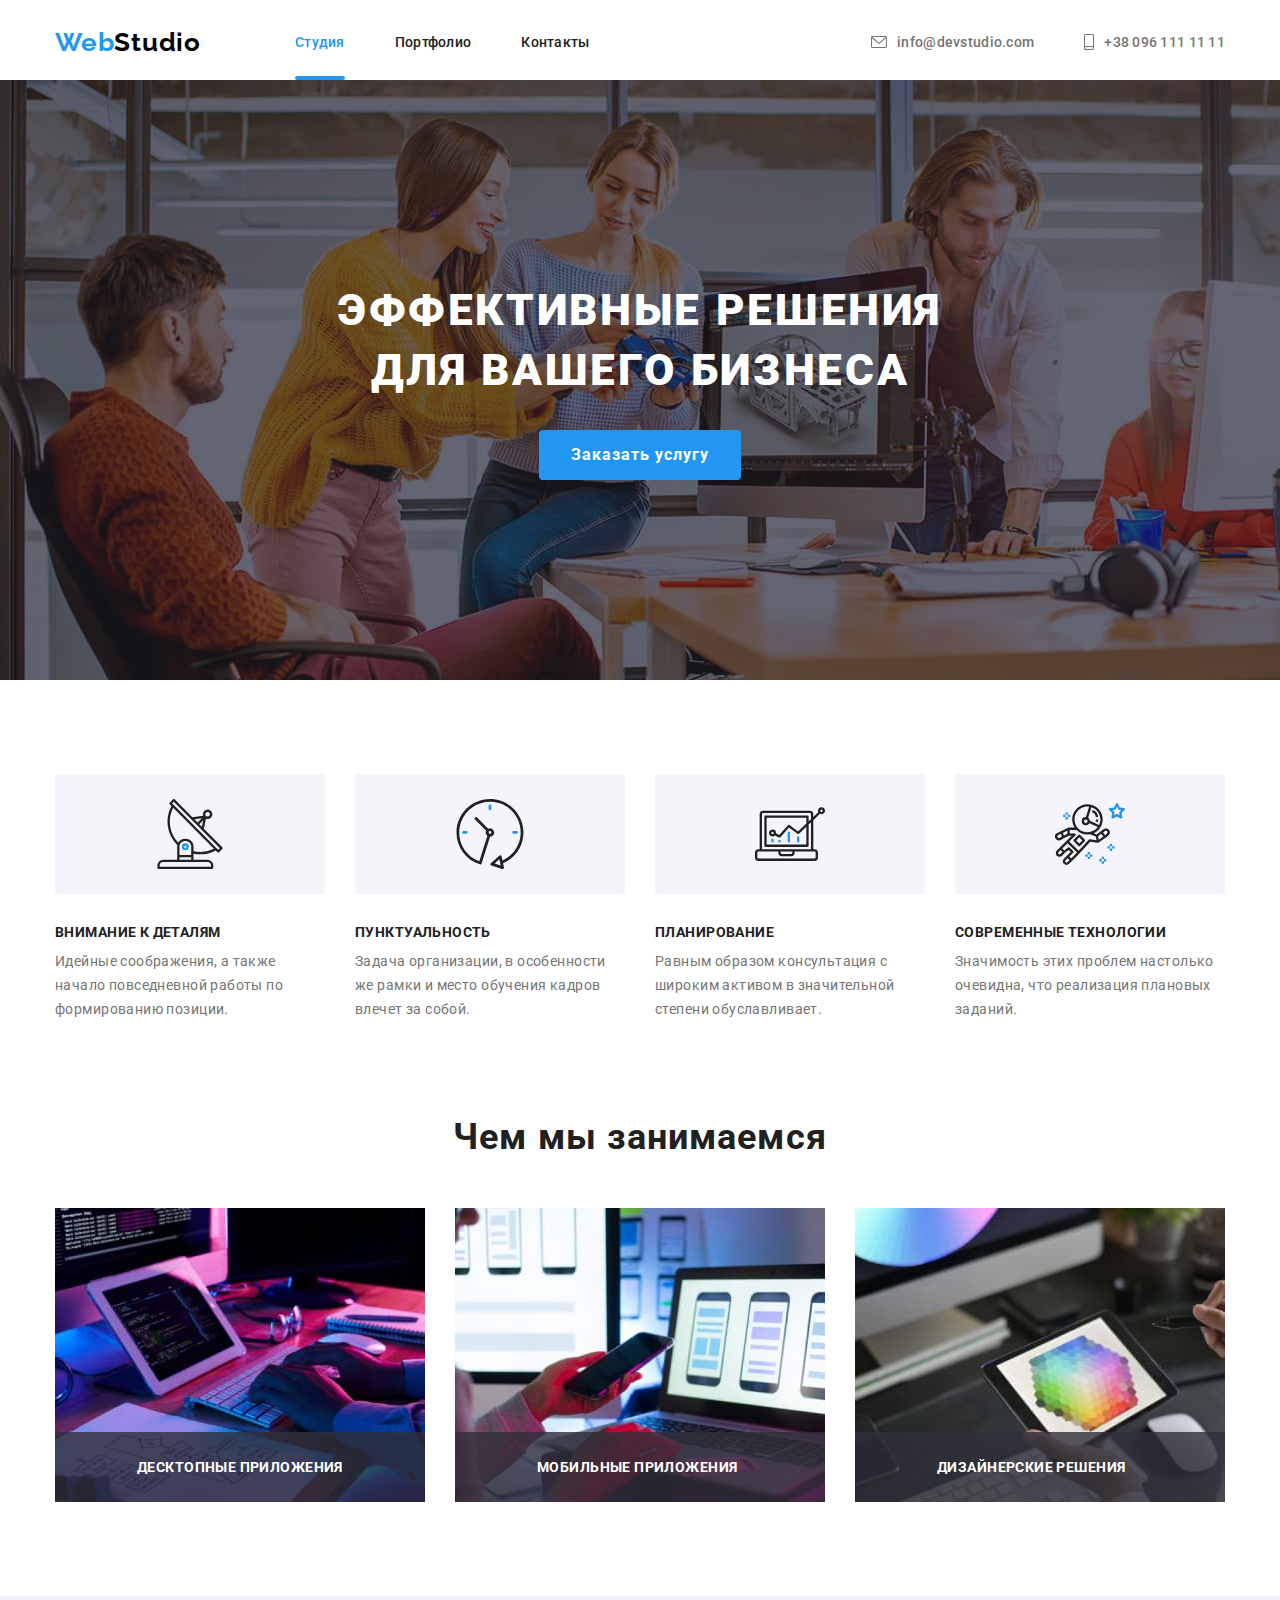
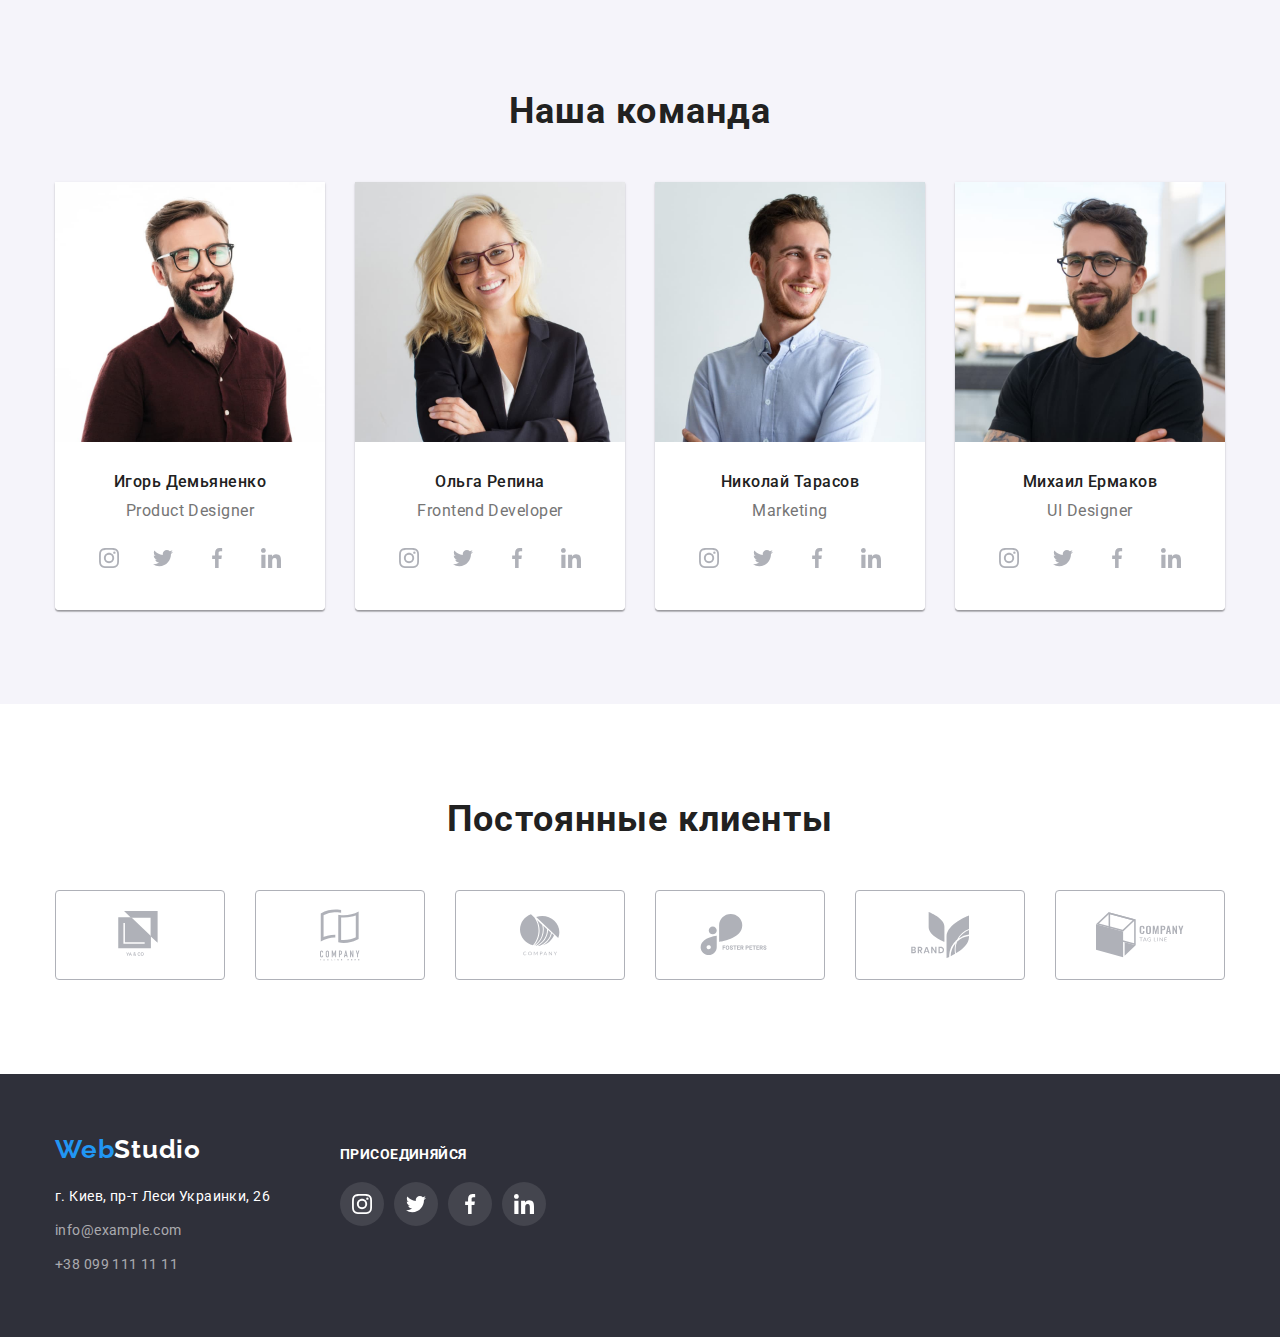
<file: index.html>
<!DOCTYPE html>
<html lang="ru">
<head>
    <meta charset="UTF-8">
    <meta name="viewport" content="width=device-width, initial-scale=1.0">
    <title>WebStudio</title>
    <link rel="stylesheet" href="https://cdnjs.cloudflare.com/ajax/libs/modern-normalize/1.0.0/modern-normalize.css">
    <link href="https://fonts.googleapis.com/css2?family=Raleway:wght@700&family=Roboto:wght@400;500;700;900&display=swap" rel="stylesheet">
    <link rel="stylesheet" href="./css/style.css">
</head>

<body>

    <!-- Шапка -->
    <header class="header">
        <div class="container">
            <nav class="navigation">
                <a class="logo link" href="./index.html" aria-label="логотип вебстудио"><span class="logo-part">Web</span>Studio</a>
            
                <ul class="navigation-list list">
                    <li class="navigation-list-item">
                        <a class="navigation-list-link active link" href="./index.html">Студия</a>
                    </li>
                    <li class="navigation-list-item">
                        <a class="navigation-list-link link" href="./portfolio.html">Портфолио</a>
                    </li>
                    <li class="navigation-list-item">
                        <a class="navigation-list-link link" href="">Контакты</a>
                    </li>
                </ul>
            </nav>
    
            <address class="address">
                <ul class="address-list list">
                    <li class="address-list-item">
                        <a class="address-link-item address link" href="mailto:info@devstudio.com">
                            <svg class="adress-icon" width="16" height="12">
                                <use href="./imeges/sprite.svg#icon-envelope"></use>
                            </svg>
                            info@devstudio.com</a>
                    </li>
                    <li class="address-list-item">
                        <a class="address-link-item address link" href="tel:+380961111111">
                            <svg class="adress-icon" width="10" height="16">
                                <use href="./imeges/sprite.svg#icon-smartphone"></use>
                            </svg>
                            +38 096 111 11 11</a>
                    </li>
                </ul>
            </address>
        </div>
    </header>
        

    <main>
        <!-- Главная секция -->
        <section class="main-section">
            <div class="container">
                <h1 class="main-section-title">Эффективные решения<br> для вашего бизнеса</h1>

                <button data-modal-open class="hero-btn" type="button">Заказать услугу</button>
            </div>
        </section>

        <!-- Секция Наши преимущества -->
        <section class="our-adventages-section">
            <div class="container">
                <h2 class="section-title visually-hidden">Наши преимущества</h2>
                <ul class="adventages-list list">
                    <li class="adventages-list-item">
                        <h3 class="adventages-subtitle">Внимание к деталям</h3>
                        <p class="adventages-text">Идейные соображения, а также начало повседневной работы по формированию позиции.</p>
                    </li>
                    <li class="adventages-list-item">
                        <h3 class="adventages-subtitle">Пунктуальность</h3>
                        <p class="adventages-text">Задача организации, в особенности же рамки и место обучения кадров влечет за собой.</p>
                    </li>
                    <li class="adventages-list-item">
                        <h3 class="adventages-subtitle">Планирование</h3>
                        <p class="adventages-text">Равным образом консультация с широким активом в значительной степени обуславливает.</p>
                    </li>
                    <li class="adventages-list-item">
                        <h3 class="adventages-subtitle">Современные технологии</h3>
                        <p class="adventages-text">Значимость этих проблем настолько очевидна, что реализация плановых заданий.</p>
                    </li>
                </ul>
            </div>
        </section>

        <!-- Секция Чем мы занимаемся -->
        <section class="what-are-we-doing-section">
            <div class="container">
                <h2 class="section-title">Чем мы занимаемся</h2>
                <ul class="we-doing-list list">
                    <li class="we-doing-item">
                        <img class="we-doing-img" src="./imeges/what-are-we-doing/box-1.jpg" alt="Человек печатает на клавиатуре" width="370" height="294">
                        <p class="we-doing-description">Десктопные приложения</p>
                    </li>
                    <li class="we-doing-item">
                        <img class="we-doing-img" src="./imeges/what-are-we-doing/box-2.jpg" alt="Человек сидит за ноутбуком и держит телефон" width="370" height="294">
                        <p class="we-doing-description">Мобильные приложения</p>
                    </li>
                    <li class="we-doing-item">
                        <img class="we-doing-img" src="./imeges/what-are-we-doing/box-3.jpg" alt="Человек держит планшет" width="370" height="294">
                        <p class="we-doing-description">Дизайнерские решения</p>
                    </li>
                </ul>
            </div>
        </section>

        <!-- Секция Наша команда -->
        <section class="our-team-section">
           <div class="container">
            <h2 class="section-title">Наша команда</h2>
            <ul class="our-team-list list">
                <li class="our-team-item">
                    <img class="our-team-img" src="./imeges/our-team/img-igor.jpg" alt="Мужчина в очках и сбородой" width="270" height="260">
                    <div class="our-team-discription">
                        <h3 class="our-team-subtitle">Игорь Демьяненко</h3>
                        <p class="our-team-text" lang="en">Product Designer</p>
                        <ul class="icon-list list">
                            <li class="icon-item">
                                <a href="" class="icon-link">
                                    <svg class="social-list-svg" width="20" height="20">
                                    <use href="./imeges/sprite.svg#icon-instagram"></use>
                                    </svg>
                                </a>
                            </li>
                            <li class="icon-item">
                                <a href="" class="icon-link">
                                    <svg class="social-list-svg" width="20" height="20">
                                    <use href="./imeges/sprite.svg#icon-twitter"></use>
                                    </svg>
                                </a>
                            </li>
                            <li class="icon-item">
                                <a href="" class="icon-link">
                                    <svg class="social-list-svg" width="20" height="20">
                                    <use href="./imeges/sprite.svg#icon-facebook"></use>
                                    </svg>
                                </a>                                
                            </li>
                            <li class="icon-item">
                                <a href="" class="icon-link">
                                    <svg class="social-list-svg" width="20" height="20">
                                    <use href="./imeges/sprite.svg#icon-linkedin"></use>
                                    </svg>
                                </a>                                
                            </li>
                        </ul>
                    </div>
                </li>
                <li class="our-team-item">
                    <img class="our-team-img" src="./imeges/our-team/img-olga.jpg" alt="Блондинка в очках" width="270" height="260">
                    <div class="our-team-discription">
                        <h3 class="our-team-subtitle">Ольга Репина</h3>
                        <p class="our-team-text" lang="en">Frontend Developer</p>
                        <ul class="icon-list list">
                            <li class="icon-item">
                                <a href="" class="icon-link">
                                    <svg class="social-list-svg" width="20" height="20">
                                    <use href="./imeges/sprite.svg#icon-instagram"></use>
                                    </svg>
                                </a>
                            </li>
                            <li class="icon-item">
                                <a href="" class="icon-link">
                                    <svg class="social-list-svg" width="20" height="20">
                                    <use href="./imeges/sprite.svg#icon-twitter"></use>
                                    </svg>
                                </a>
                            </li>
                            <li class="icon-item">
                                <a href="" class="icon-link">
                                    <svg class="social-list-svg" width="20" height="20">
                                    <use href="./imeges/sprite.svg#icon-facebook"></use>
                                    </svg>
                                </a>                                
                            </li>
                            <li class="icon-item">
                                <a href="" class="icon-link">
                                    <svg class="social-list-svg" width="20" height="20">
                                    <use href="./imeges/sprite.svg#icon-linkedin"></use>
                                    </svg>
                                </a>                                
                            </li>
                        </ul>
                    </div>  
                </li>
                <li class="our-team-item">
                    <img class="our-team-img" src="./imeges/our-team/img-nikolai.jpg" alt="Мужчина смотрит в сторону" width="270" height="260">
                    <div class="our-team-discription">
                        <h3 class="our-team-subtitle">Николай Тарасов</h3>
                        <p class="our-team-text" lang="en">Marketing</p>
                        <ul class="icon-list list">
                            <li class="icon-item">
                                <a href="" class="icon-link">
                                    <svg class="social-list-svg" width="20" height="20">
                                    <use href="./imeges/sprite.svg#icon-instagram"></use>
                                    </svg>
                                </a>
                            </li>
                            <li class="icon-item">
                                <a href="" class="icon-link">
                                    <svg class="social-list-svg" width="20" height="20">
                                    <use href="./imeges/sprite.svg#icon-twitter"></use>
                                    </svg>
                                </a>
                            </li>
                            <li class="icon-item">
                                <a href="" class="icon-link">
                                    <svg class="social-list-svg" width="20" height="20">
                                    <use href="./imeges/sprite.svg#icon-facebook"></use>
                                    </svg>
                                </a>                                
                            </li>
                            <li class="icon-item">
                                <a href="" class="icon-link">
                                    <svg class="social-list-svg" width="20" height="20">
                                    <use href="./imeges/sprite.svg#icon-linkedin"></use>
                                    </svg>
                                </a>                                
                            </li>
                        </ul>
                    </div>
                </li>
                <li class="our-team-item">
                    <img class="our-team-img" src="./imeges/our-team/img-mikhail.jpg" alt="Мужчина в очках и сбородой" width="270" height="260">
                    <div class="our-team-discription">
                        <h3 class="our-team-subtitle">Михаил Ермаков</h3>
                        <p class="our-team-text" lang="en">UI Designer</p>
                        <ul class="icon-list list">
                            <li class="icon-item">
                                <a href="" class="icon-link">
                                    <svg class="social-list-svg" width="20" height="20">
                                    <use href="./imeges/sprite.svg#icon-instagram"></use>
                                    </svg>
                                </a>
                            </li>
                            <li class="icon-item">
                                <a href="" class="icon-link">
                                    <svg class="social-list-svg" width="20" height="20">
                                    <use href="./imeges/sprite.svg#icon-twitter"></use>
                                    </svg>
                                </a>
                            </li>
                            <li class="icon-item">
                                <a href="" class="icon-link">
                                    <svg class="social-list-svg" width="20" height="20">
                                    <use href="./imeges/sprite.svg#icon-facebook"></use>
                                    </svg>
                                </a>                                
                            </li>
                            <li class="icon-item">
                                <a href="" class="icon-link">
                                    <svg class="social-list-svg" width="20" height="20">
                                    <use href="./imeges/sprite.svg#icon-linkedin"></use>
                                    </svg>
                                </a>                                
                            </li>
                        </ul>
                    </div>
                </li>
            </ul>
           </div>
        </section>

        <!-- Секция Постоянные клиенты -->
        <section class="clients">
            <div class="container">
                <h2 class="section-title">Постоянные клиенты</h2>
                <ul class="clients-list list">
                    <li class="clients-item">
                        <a class="clients-link" href="">
                            <svg class="clients-list-svg" width="44" height="48">
                                <use href="./imeges/sprite.svg#icon-logo-1"></use>
                            </svg>
                        </a>
                    </li>
                    <li class="clients-item">
                        <a class="clients-link" href="">
                            <svg class="clients-list-svg" width="40" height="52">
                                <use href="./imeges/sprite.svg#icon-logo-2"></use>
                            </svg>
                        </a>
                    </li>
                    <li class="clients-item">
                        <a class="clients-link" href="">
                            <svg class="clients-list-svg" width="40" height="42">
                                <use href="./imeges/sprite.svg#icon-logo-3"></use>
                            </svg>
                        </a>
                    </li>
                    <li class="clients-item">
                        <a class="clients-link" href="">
                            <svg class="clients-list-svg" width="80" height="42">
                                <use href="./imeges/sprite.svg#icon-logo-4"></use>
                            </svg>
                        </a>
                    </li>
                    <li class="clients-item">
                        <a class="clients-link" href="">
                            <svg class="clients-list-svg" width="58" height="46">
                                <use href="./imeges/sprite.svg#icon-logo-5"></use>
                            </svg>
                        </a>
                    </li>
                    <li class="clients-item">
                        <a class="clients-link" href="">
                            <svg class="clients-list-svg" width="88" height="46">
                                <use href="./imeges/sprite.svg#icon-logo-6"></use>
                            </svg>
                        </a>
                    </li>
                </ul>
            </div>
        </section>

        <!-- Модальное окно -->
        <div data-modal class="backdrop is-hidden">
            <div class="modal">
                <button data-modal-close class="button-close">
                    <svg class="button-close-svg" width="18" height="18">
                    <use href="./imeges/sprite.svg#icon-close-black-18dp-2-1"></use>
                    </svg>
                </button>
            </div>
        </div>
    </main>

    <!-- Подвал -->
    <footer class="footer">   
       <div class="container">
            <div class="contacts">
                <a class="logo logo-dark-theme link" href="./index.html" aria-label="логотип вебстудио"><span class="logo-part">Web</span>Studio</a>

                <address>
                    <ul class="footer-list list">
                        <li class="list-item">
                            <a class="footer-list-address link address" href="https://yandex.ru/maps/-/CCQxiAqx9C" target="_blank">г. Киев, пр-т Леси Украинки, 26</a>
                        </li>
                        <li class="list-item">
                            <a class="footer-list-mail link address" href="mailto:info@example.com">info@example.com</a>
                        </li>
                        <li class="list-item">
                            <a class="footer-list-tel link address" href="tel:+380991111111">+38 099 111 11 11</a>
                        </li>
                    </ul>
                </address>
            </div>

            <div class="social-list">
                <h2 class="footer-subtitle">Присоединяйся</h2>
                <ul class="social-list-items list">
                    <li class="social-item">
                        <a href="" class="icon-link">
                            <svg class="social-list-svg" width="20" height="20">
                            <use href="./imeges/sprite.svg#icon-instagram"></use>
                            </svg>
                        </a>
                    </li>
                    <li class="social-item">
                        <a href="" class="icon-link">
                            <svg class="social-list-svg" width="20" height="20">
                            <use href="./imeges/sprite.svg#icon-twitter"></use>
                            </svg>
                        </a>
                    </li>
                    <li class="social-item">
                        <a href="" class="icon-link">
                            <svg class="social-list-svg" width="20" height="20">
                            <use href="./imeges/sprite.svg#icon-facebook"></use>
                            </svg>
                        </a>
                    </li>
                    <li class="social-item">
                        <a href="" class="icon-link">
                            <svg class="social-list-svg" width="20" height="20">
                            <use href="./imeges/sprite.svg#icon-linkedin"></use>
                            </svg>
                        </a>
                    </li>
                </ul>
            </div>
       </div>
    </footer>
    <script src="./js/modal.js"></script>
</body>
</html>
</file>
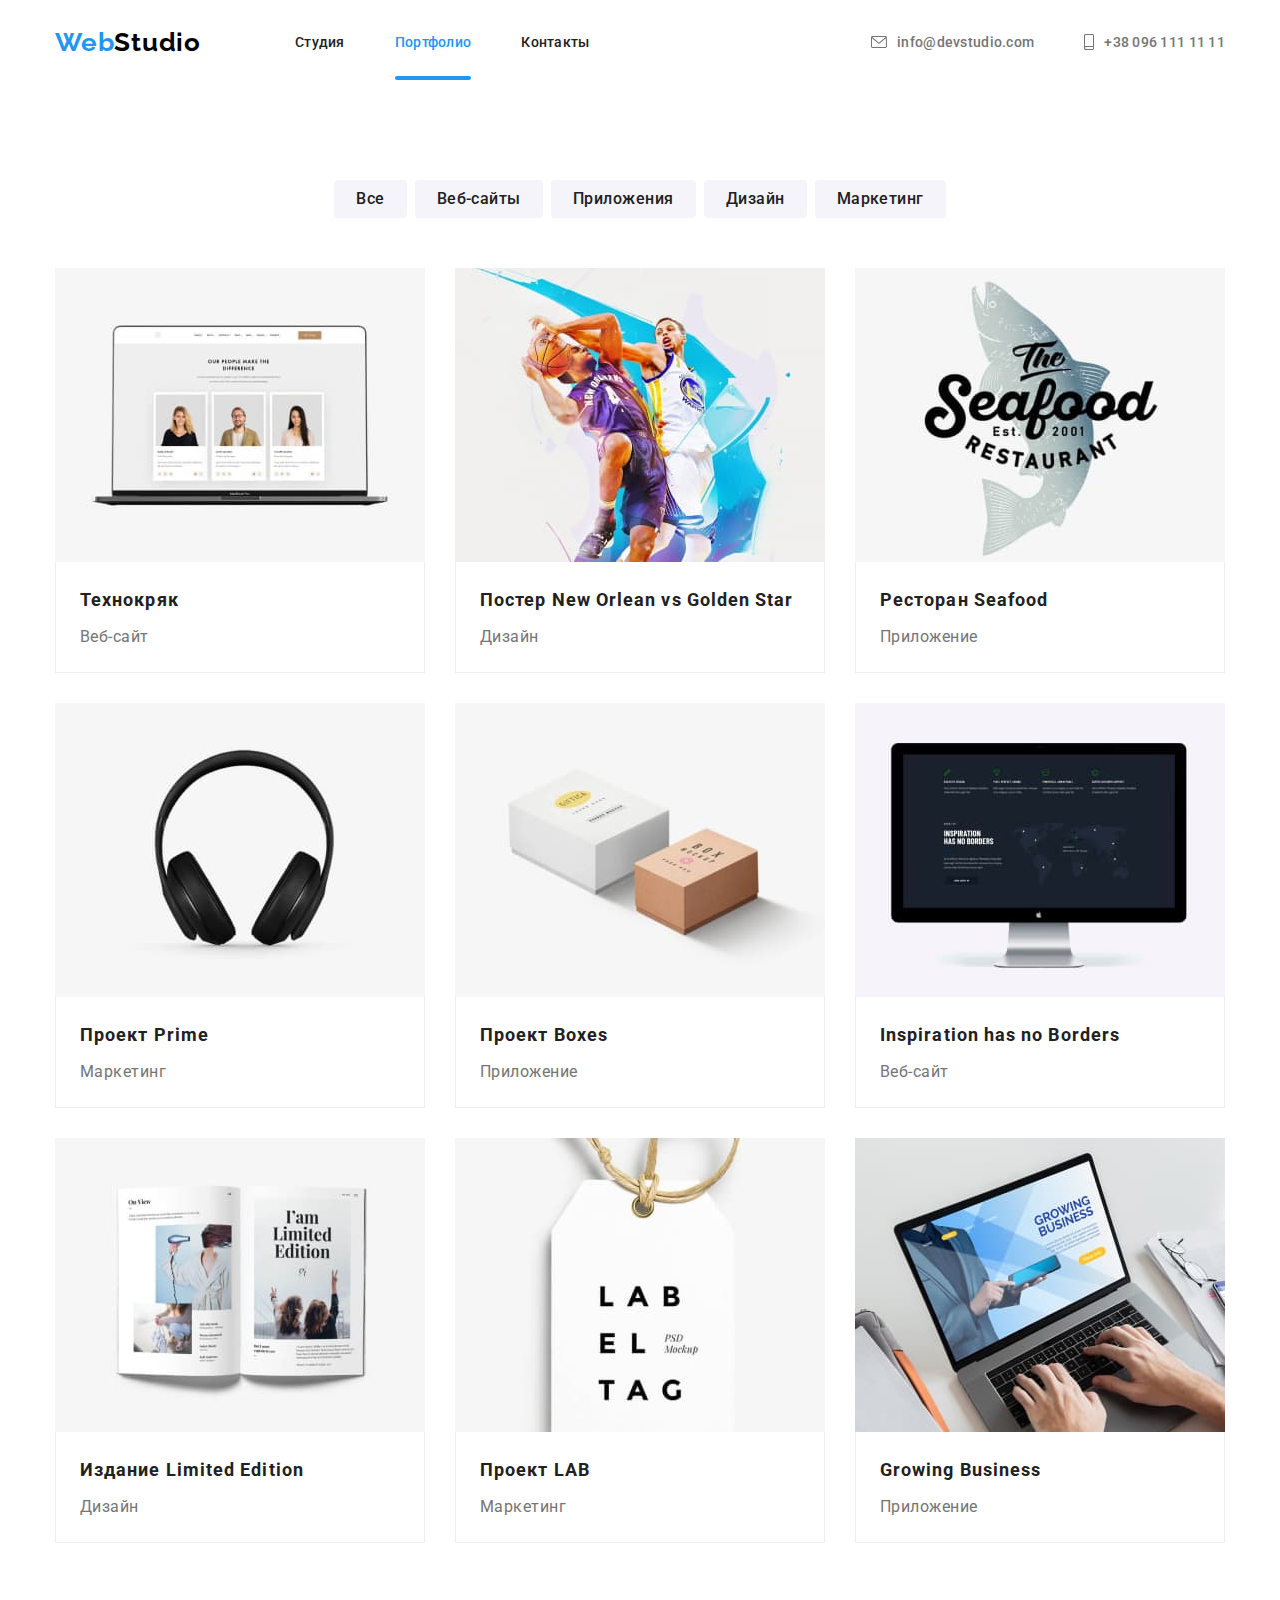
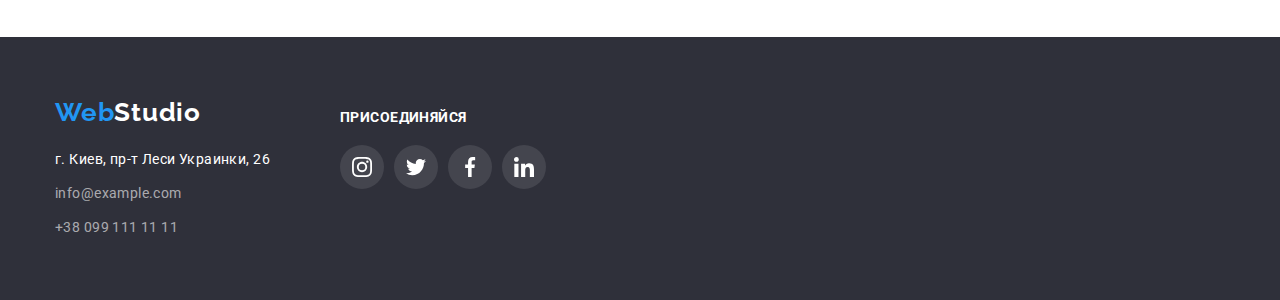
<file: portfolio.html>
<!DOCTYPE html>
<html lang="ru">
<head>
    <meta charset="UTF-8">
    <meta name="viewport" content="width=device-width, initial-scale=1.0">
    <title>WebStudio</title>
    <link rel="stylesheet" href="https://cdnjs.cloudflare.com/ajax/libs/modern-normalize/1.0.0/modern-normalize.css">
    <link href="https://fonts.googleapis.com/css2?family=Raleway:wght@700&family=Roboto:wght@400;500;700;900&display=swap" rel="stylesheet">
    <link rel="stylesheet" href="./css/style.css">
</head>
<body>

    <!-- Шапка -->
    <header class="header">
        <div class="container">
            <nav class="navigation">
                <a class="logo link" href="./index.html" aria-label="логотип вебстудио"><span class="logo-part">Web</span>Studio</a>
            
                <ul class="navigation-list list">
                    <li class="navigation-list-item">
                        <a class="navigation-list-link link" href="./index.html">Студия</a>
                    </li>
                    <li class="navigation-list-item">
                        <a class="navigation-list-link active link" href="./portfolio.html">Портфолио</a>
                    </li>
                    <li class="navigation-list-item">
                        <a class="navigation-list-link link" href="">Контакты</a>
                    </li>
                </ul>
            </nav>
    
            <address class="address">
                <ul class="address-list list">
                    <li class="address-list-item">
                        <a class="address-link-item address link" href="mailto:info@devstudio.com">
                            <svg class="adress-icon" width="16" height="12">
                                <use href="./imeges/sprite.svg#icon-envelope"></use>
                            </svg>
                            info@devstudio.com</a>
                    </li>
                    <li class="address-list-item">
                        <a class="address-link-item address link" href="tel:+380961111111">
                            <svg class="adress-icon" width="10" height="16">
                                <use href="./imeges/sprite.svg#icon-smartphone"></use>
                            </svg>
                            +38 096 111 11 11</a>
                    </li>
                </ul>
            </address>
        </div>
    </header>

    <main>

        <!-- Секция Портфоло -->
        <section class="portfolio-section">
            <div class="container">
                <h1 class="section-title visually-hidden">Портфолио</h1>

            <!-- Список фильтров -->
            <ul class="portfolio-filter-list list">
                <li class="portfolio-filter-item">
                    <button class="portfolio-filter-btn" type="button">Все</button>                   
                </li>
                <li class="portfolio-filter-item">
                    <button class="portfolio-filter-btn" type="button">Веб-сайты</button>
                </li>
                <li class="portfolio-filter-item">
                    <button class="portfolio-filter-btn" type="button">Приложения</button>
                </li>
                <li class="portfolio-filter-item">
                    <button class="portfolio-filter-btn" type="button">Дизайн</button>
                </li>
                <li class="portfolio-filter-item">
                    <button class="portfolio-filter-btn" type="button">Маркетинг</button>
                </li>
            </ul>

            <!-- Список проектов -->
            <ul class="projects-list list">
                <li class="project-item">
                    <a class="project-item-link link" href="">
                        <div class="project-item-description">
                            <img src="./imeges/our-projects/img-website-technokryak.jpg" alt="Страница сайта, открытая на ноутбуке" width="370">
                            <p class="project-item-desc">Технокряк это современная площадка распространения коронавируса. Компании используют эту платформу для цифрового шпионажа и атак на защищённые сервера конкурентов.</p>
                        </div>
                        <div class="project-content">
                            <h2 class="project-item-subtitle">Технокряк</h2>
                            <p class="project-item-text">Веб-сайт</p>
                        </div>
                    </a>
                </li>
                <li class="project-item">
                    <a class="project-item-link link" href="">
                        <div class="project-item-description">
                            <img class="project-item-img" src="./imeges/our-projects/img-poster-new-orlean.jpg" alt="двое мужчин играют в баскетбол" width="370">
                            <p class="project-item-desc">Технокряк это современная площадка распространения коронавируса. Компании используют эту платформу для цифрового шпионажа и атак на защищённые сервера конкурентов.</p>
                        </div>                        
                        <div class="project-content">
                            <h2 class="project-item-subtitle">Постер New Orlean vs Golden Star</h2>
                            <p class="project-item-text">Дизайн</p>
                        </div>
                    </a>
                </li>
                <li class="project-item">
                    <a class="project-item-link link" href="">
                        <div class="project-item-description">
                            <img class="project-item-img" src="./imeges/our-projects/img-app-restaurant-seafood.jpg" alt="Логотип ресторна сифуд" width="370">
                            <p class="project-item-desc">Технокряк это современная площадка распространения коронавируса. Компании используют эту платформу для цифрового шпионажа и атак на защищённые сервера конкурентов.</p>
                        </div>                        
                        <div class="project-content">
                            <h2 class="project-item-subtitle">Ресторан Seafood</h2>
                            <p class="project-item-text">Приложение</p>
                        </div>
                    </a>
                </li>
                <li class="project-item">
                    <a class="project-item-link link" href="">
                        <div class="project-item-description">
                            <img class="project-item-img" src="./imeges/our-projects/img-project-prime.jpg" alt="Черные наушники" width="370">
                            <p class="project-item-desc">Технокряк это современная площадка распространения коронавируса. Компании используют эту платформу для цифрового шпионажа и атак на защищённые сервера конкурентов.</p>
                        </div>                        
                        <div class="project-content">
                            <h2 class="project-item-subtitle">Проект Prime</h2>
                            <p class="project-item-text">Маркетинг</p>
                        </div>
                    </a>
                </li>
                <li class="project-item">
                    <a class="project-item-link link" href="">
                        <div class="project-item-description">
                            <img class="project-item-img" src="./imeges/our-projects/img-app-project-boxes.jpg" alt="Две коробки" width="370">
                            <p class="project-item-desc">Технокряк это современная площадка распространения коронавируса. Компании используют эту платформу для цифрового шпионажа и атак на защищённые сервера конкурентов.</p>
                        </div>                        
                        <div class="project-content">
                            <h2 class="project-item-subtitle">Проект Boxes</h2>
                            <p class="project-item-text">Приложение</p>
                        </div>
                    </a>
                </li>
                <li class="project-item">
                    <a class="project-item-link link" href="">
                        <div class="project-item-description">
                            <img class="project-item-img" src="./imeges/our-projects/img-website-inspiration.jpg" alt="Изображение сайта на мониторе" width="370">
                            <p class="project-item-desc">Технокряк это современная площадка распространения коронавируса. Компании используют эту платформу для цифрового шпионажа и атак на защищённые сервера конкурентов.</p>
                        </div>                        
                        <div class="project-content">
                            <h2 class="project-item-subtitle">Inspiration has no Borders</h2>
                            <p class="project-item-text">Веб-сайт</p>
                        </div>
                    </a>
                </li>
                <li class="project-item">
                    <a class="project-item-link link" href="">
                        <div class="project-item-description">
                            <img class="project-item-img" src="./imeges/our-projects/img-edition-limited-edition.jpg" alt="Развернутая книга" width="370">
                            <p class="project-item-desc">Технокряк это современная площадка распространения коронавируса. Компании используют эту платформу для цифрового шпионажа и атак на защищённые сервера конкурентов.</p>
                        </div>                        
                        <div class="project-content">
                            <h2 class="project-item-subtitle">Издание Limited Edition</h2>
                            <p class="project-item-text">Дизайн</p>
                        </div>
                    </a>
                </li>
                <li class="project-item">
                    <a class="project-item-link link" href="">
                        <div class="project-item-description">
                            <img class="project-item-img" src="./imeges/our-projects/img-project-lab.jpg" alt="Надпись Лаб на бирке" width="370">
                            <p class="project-item-desc">Технокряк это современная площадка распространения коронавируса. Компании используют эту платформу для цифрового шпионажа и атак на защищённые сервера конкурентов.</p>
                        </div>                        
                        <div class="project-content">
                            <h2 class="project-item-subtitle">Проект LAB</h2>
                            <p class="project-item-text">Маркетинг</p>
                        </div>
                    </a>
                </li>
                <li class="project-item">
                    <a class="project-item-link link" href="">
                        <div class="project-item-description">
                            <img class="project-item-img" src="./imeges/our-projects/img-app-growing-business.jpg" alt="Человек печатает на ноутбуке" width="370">
                            <p class="project-item-desc">Технокряк это современная площадка распространения коронавируса. Компании используют эту платформу для цифрового шпионажа и атак на защищённые сервера конкурентов.</p>
                        </div>                        
                        <div class="project-content">
                            <h2 class="project-item-subtitle">Growing Business</h2>
                            <p class="project-item-text">Приложение</p>
                        </div>
                    </a>
                </li>
            </ul>
            </div>
        </section>
    </main>

    <!-- Подвал -->
    <footer class="footer">   
        <div class="container">
             <div class="contacts">
                 <a class="logo logo-dark-theme link" href="./index.html" aria-label="логотип вебстудио"><span class="logo-part">Web</span>Studio</a>
 
                 <address>
                     <ul class="footer-list list">
                         <li class="list-item">
                             <a class="footer-list-address link address" href="https://yandex.ru/maps/-/CCQxiAqx9C" target="_blank">г. Киев, пр-т Леси Украинки, 26</a>
                         </li>
                         <li class="list-item">
                             <a class="footer-list-mail link address" href="mailto:info@example.com">info@example.com</a>
                         </li>
                         <li class="list-item">
                             <a class="footer-list-tel link address" href="tel:+380991111111">+38 099 111 11 11</a>
                         </li>
                     </ul>
                 </address>
             </div>
 
             <div class="social-list">
                 <h2 class="footer-subtitle">Присоединяйся</h2>
                 <ul class="social-list-items list">
                     <li class="social-item">
                         <a href="" class="icon-link">
                             <svg class="social-list-svg" width="20" height="20">
                             <use href="./imeges/sprite.svg#icon-instagram"></use>
                             </svg>
                         </a>
                     </li>
                     <li class="social-item">
                         <a href="" class="icon-link">
                             <svg class="social-list-svg" width="20" height="20">
                             <use href="./imeges/sprite.svg#icon-twitter"></use>
                             </svg>
                         </a>
                     </li>
                     <li class="social-item">
                         <a href="" class="icon-link">
                             <svg class="social-list-svg" width="20" height="20">
                             <use href="./imeges/sprite.svg#icon-facebook"></use>
                             </svg>
                         </a>
                     </li>
                     <li class="social-item">
                         <a href="" class="icon-link">
                             <svg class="social-list-svg" width="20" height="20">
                             <use href="./imeges/sprite.svg#icon-linkedin"></use>
                             </svg>
                         </a>
                     </li>
                 </ul>
             </div>
        </div>
     </footer>
</body>
</html>
</file>
<file: css/style.css>
:root {
    --main-font: "Roboto", sans-serif;
    --secondary-font: "Raleway", sans-serif;
    --title-color-white-them: #212121;
    --title-color-dark-theme: #FFFFFF;
    --text-color: #757575;
    --accent-text-color: #2196F3;
    --text-btn-white-theme: #212121;
    --text-btn-dark-theme: #FFFFFF;
    --active-text-btn-white-theme: #FFFFFF;
    --active-text-btn-dark-theme: #212121;
}

*,
*::before,
*::after {
    margin: 0;
    padding: 0;
}

body {
    font-family: var(--main-font);
    font-style: normal;
    color: var(--text-color);
    background-color: #ffffff;
    
}

.list {
    list-style: none;
}

.link {
    text-decoration: none;
}

.address {
    font-style: normal;
}

img {
    display: block;
    max-width: 100%;
    height: auto;
}

/* COMPONENTS */

.container {
    width: 1200px;
    padding: 0 15px;
    margin-right: auto;
    margin-left: auto;
}

.section-title {
    margin-bottom: 50px;

    font-weight: 700;
    font-size: 36px;
    line-height: 1.167;
    text-align: center;
    letter-spacing: 0.03em;
    color: var(--title-color-white-them);
}

.visually-hidden {
    position: absolute;
    width: 1px;
    height: 1px;
    margin: -1px;
    border: 0;
    padding: 0;   
    white-space: nowrap;
    clip-path: inset(100%);
    clip: rect(0 0 0 0);
    overflow: hidden;
}


/* END COMPONENTS */

/* HEADER */

.header {
    padding-top: 4px;
}

.header .container {
    display: flex;
    align-items: center;
    }

.navigation {
    display: flex;
    align-items: center;
}

.navigation-list {
    display: flex;
}

.header>.container>.address {
    margin-left: auto;
}

.logo {
    font-family: var(--secondary-font);
    font-weight: 700;
    font-size: 26px;
    line-height: 1.192;
    letter-spacing: 0.03em;
    color: #000000;
}

.navigation .logo {
    margin-right: 94px;
}

.logo-part {
    color: var(--accent-text-color);
}

/* --links of menu-- */
.navigation-list-item:not(:last-child) {
    margin-right: 50px;
}

.navigation-list-link {
    display: block;
    padding-top: 30px;
    padding-bottom: 30px;
}

.navigation-list-link,
.address-link-item {
    font-weight: 500;
    font-size: 14px;
    line-height: 1.143;
    letter-spacing: 0.02em;

    transition-property: color; 
    transition-duration: 250ms;
    transition-timing-function: cubic-bezier(0.4, 0, 0.2, 1);
}

.navigation-list-link {
    color: var(--title-color-white-them);
}

/* --links of mail and tel-- */
.address-link-item {
    color: var(--text-color);
    fill: var(--text-color);
}

.navigation-list-link:hover,
.navigation-list-link:focus,
.address-link-item:hover,
.address-link-item:focus {
    color: var(--accent-text-color);
    fill: var(--accent-text-color);
}

.navigation-list-link.active {
    color: var(--accent-text-color);
    position: relative;
}



.navigation-list-link.active::after {
    display: block;
    position: absolute;
    bottom: 0;
    content: "";
    width: 100%;
    height: 4px;
    background-color: var(--accent-text-color);
    border-radius: 2px;
}

.address-list {
    display: flex;
}

.address-list-item:not(:last-child) {
    margin-right: 50px;
}

.adress-icon {
    margin-right: 10px;
}

.address-link-item {
    display: flex;
    align-items: center;
}

/* END HEADER */

/* MAIN SECTION */

.main-section .container {

    padding-top: 200px;
    padding-bottom: 200PX;
    text-align: center;
}

.main-section-title {
    
    margin-bottom: 30px;

    font-weight: 900;
    font-size: 44px;
    line-height: 1.364;
    text-align: center;
    letter-spacing: 0.06em;
    text-transform: uppercase;
    color: #FFFFFF;
}

.main-section {
    background-image: linear-gradient(rgba(47, 48, 58, 0.4),
    rgba(47, 48, 58, 0.4)), 
    url(../imeges/hero/bg.jpg);
    background-repeat: no-repeat;
    background-size: cover;
}

.hero-btn {
    padding: 10px 32px;

    font-family: var(--main-font);
    font-style: normal;
    font-weight: 700;
    font-size: 16px;
    line-height: 1.875;
    display: inline-block;
    
    
    letter-spacing: 0.06em;
    color: var(--text-btn-dark-theme);
    background: #2196F3;
    border-radius: 4px;
    border-style: none;

    cursor: pointer;

    transition-property: color, background-color; 
    transition-duration: 250ms;
    transition-timing-function: cubic-bezier(0.4, 0, 0.2, 1);
}

.hero-btn:hover,
.hero-btn:focus {
    color: var(--active-text-btn-dark-theme);
    background-color: #FFFFFF;
}

/* END MAIN SECTION */

/* OUR ADVENTAGES SECTION*/

.our-adventages-section .container {
    padding-top: 94px;
    padding-bottom: 94px;
}

.adventages-list {
    display: flex;
    justify-content: space-between;
}

.adventages-list-item {
    width: calc((100%-90px) / 4);
}

.adventages-list-item:not(:last-child) {
    margin-right: 30px;
}

.adventages-list-item:first-child::before {
    display: block;
    content: "";
    width: 270px;
    height: 120px;
    margin-bottom: 30px;
    background-color:#F5F4FA;
    background-image: url(../imeges/our-advantages/antenna.svg);
    border-radius: 4px;
    background-position: center;
    background-repeat: no-repeat;
}

.adventages-list-item:nth-child(2)::before {
    display: block;
    content: "";
    width: 270px;
    height: 120px;
    margin-bottom: 30px;
    background-color:#F5F4FA;
    background-image: url(../imeges/our-advantages/clock.svg);
    border-radius: 4px;
    background-position: center;
    background-repeat: no-repeat;
}

.adventages-list-item:nth-child(3)::before {
    display: block;
    content: "";
    width: 270px;
    height: 120px;
    margin-bottom: 30px;
    background-color:#F5F4FA;
background-image: url(../imeges/our-advantages/diagram.svg);
    border-radius: 4px;
    background-position: center;
    background-repeat: no-repeat;
}

.adventages-list-item:last-child::before {
    display: block;
    content: "";
    width: 270px;
    height: 120px;
    margin-bottom: 30px;
    background-color:#F5F4FA;
    background-image: url(../imeges/our-advantages/astronaut.svg);
    border-radius: 4px;
    background-position: center;
    background-repeat: no-repeat;
}

.adventages-subtitle {
    margin-bottom: 10px;

    font-weight: 700;
    font-size: 14px;
    line-height: 1.143;
    letter-spacing: 0.03em;
    text-transform: uppercase;
    color: var(--title-color-white-them);
}

.adventages-text {
    font-size: 14px;
    line-height: 1.714;
    letter-spacing: 0.03em;
}

/* END OUR ADVENTAGES SECTION*/

/* WHAT ARE WE DOING SECTION */

.what-are-we-doing-section .container {
    padding-bottom: 94px;
}

.we-doing-list {
    display: flex;
    justify-content: space-between;
}

.we-doing-item {
    position: relative;
}

.we-doing-item:not(:last-child) {
    margin-right: 30px;
}

.we-doing-description {
    position: absolute;
    bottom: 0;
    width: 100%;
    padding: 27px 82px;

    font-family: Roboto;
    font-weight: 700;
    font-size: 14px;
    line-height: 1.143;
    letter-spacing: 0.03em;
    text-transform: uppercase;
    color: var(--title-color-dark-theme);

    background-color: rgba(47, 48, 58, 0.8);
}

/* END WHAT ARE WE DOING SECTION */

/* OUR TEAM SECTION */

.our-team-section {
    background-color: #F5F4FA;
}

.our-team-section .container {
    padding-top: 94px;
    padding-bottom: 94px;
}

.our-team-list {
    display: flex;
    justify-content: space-between;
}

/* .our-team-item + .our-team-item {
    margin-left: 30px;
} */

.our-team-item {
    width: 270px;
    
    overflow: hidden;
    border-bottom-right-radius: 4px;
    border-bottom-left-radius: 4px;
    box-shadow: 0px 1px 3px rgba(0, 0, 0, 0.12), 0px 1px 1px rgba(0, 0, 0, 0.14), 0px 2px 1px rgba(0, 0, 0, 0.2);
}

.our-team-discription {
    padding: 30px 32px;

    background-color: #FFFFFF;
    text-align: center;
}

.our-team-subtitle {
    margin-bottom: 10px;

    font-weight: 500;
    font-size: 16px;
    line-height: 1.188;
    letter-spacing: 0.03em;
    color: var(--title-color-white-them);
}

.our-team-text {
    font-size: 16px;
    line-height: 1.188;
    letter-spacing: 0.03em;

    margin-bottom: 16px;
}

.our-team-section .icon-list {
    display: flex;
    justify-content: space-between;
}

.icon-list .icon-link {
    display: flex;
    align-items: center;
    justify-content: center;
    width: 44px;
    height: 44px;
    border-radius: 50%;
    background-color: #FFFFFF;
    fill: #AFB1B8;

    transition-property: background-color, fill; 
    transition-duration: 250ms;
    transition-timing-function: cubic-bezier(0.4, 0, 0.2, 1);
}

.icon-list .icon-link:hover,
.icon-list .icon-link:focus {
    background-color: var(--accent-text-color);
    fill: var(--text-btn-dark-theme);
}

/* END OUR TEAM SECTION */

/* REGULAR CLIENTS */

.clients .container {
    padding: 94px 15px;
}

.clients-list {
    display: flex;
    justify-content: space-between;
}

.clients-item:not(:last-child) {
    margin-right: 30px;
}

.clients-link {
    display: flex;
    align-items: center;
    justify-content: center;
    width: 170px;
    height: 90px;

    fill: #AFB1B8;
    border: 1px solid #AFB1B8;
    box-sizing: border-box;
    border-radius: 4px;

    transition-property: border, fill;
    transition-duration: 250ms;
    transition-timing-function: cubic-bezier(0.4, 0, 0.2, 1);
}

.clients-link:hover,
.clients-link:focus {
    border:1px solid var(--accent-text-color);
    fill: var(--accent-text-color);
}

/* END REGULAR CLIENTS */

/* PORTFOLIO SECTION */

.portfolio-section {
    padding-top: 100px;
    padding-bottom: 94px;
}

.portfolio-filter-list {
    display: flex;
    justify-content: center;
    margin-bottom: 50px;
}

.portfolio-filter-item:not(:last-child) {
    margin-right: 8px;
}

.portfolio-filter-btn {
    padding: 6px 22px;

    font-family: Roboto, sans-serif;
    font-style: normal;
    font-weight: 500;
    font-size: 16px;
    line-height: 1.625;
    letter-spacing: 0.03em;
    color: var(--text-btn-white-theme);
    background-color: #F5F4FA;
    border-style: none;
    border-radius: 4px;

    transition-property: color, background-color, box-shadow;
    transition-duration: 250ms;
    transition-timing-function: cubic-bezier(0.4, 0, 0.2, 1);
}

.portfolio-filter-btn:hover,
.portfolio-filter-btn:focus {
    color: var(--active-text-btn-white-theme);
    background-color: #2196F3;
    box-shadow: 0px 3px 1px rgba(0, 0, 0, 0.1), 0px 1px 2px rgba(0, 0, 0, 0.08), 0px 2px 2px rgba(0, 0, 0, 0.12);
}

.projects-list {
    display: flex;
    flex-wrap: wrap;
}

.project-item {
    width: calc((100% - 60px) / 3);
}

.project-item:not(:nth-child(3n)) {
    margin-right: 30px;
}

.project-item:not(:nth-last-child(-n+3)) {
    margin-bottom: 30px;
}

.project-item-description {
    position: relative;

    overflow: hidden;
}

.project-item-desc {
    position: absolute;
    top: 0;
    left: 0;
    width: 100%;
    height: 100%;
    padding: 63px 24px;
    font-size: 18px;
    line-height: 1.556;
    letter-spacing: 0.03em;
    color: var(--title-color-dark-theme);
    background-color: rgba(33, 150, 243, 0.9);

    transform: translatey(100%);
    transition-property: transform;
    transition-duration: 250ms;
    transition-timing-function: cubic-bezier(0.4, 0, 0.2, 1);
}

.project-item-link {
    display: block;

    transition-property: box-shadow;
    transition-duration: 250ms;
    transition-timing-function: cubic-bezier(0.4, 0, 0.2, 1);
}

.project-item-link:hover .project-item-desc,
.project-item-link:focus .project-item-desc {
    transform: translatey(0);
}

.project-item-link:hover,
.project-item-link:focus {
    box-shadow: 0px 1px 1px rgba(0, 0, 0, 0.12), 0px 4px 4px rgba(0, 0, 0, 0.06), 1px 4px 6px rgba(0, 0, 0, 0.16);
}

.project-content {
    padding: 20px 24px;

    border-right-width: 1px;
    border-right-style: solid;
    border-right-color: #EEEEEE;
    border-bottom-width: 1px;
    border-bottom-style: solid;
    border-bottom-color: #EEEEEE;
    border-left-width: 1px;
    border-left-style: solid;
    border-left-color: #EEEEEE;
}

.project-item-subtitle {
    margin-bottom: 4px;

    font-weight: 700;
    font-size: 18px;
    line-height: 2.000;
    letter-spacing: 0.06em;
    color: var(--title-color-white-them);
}

.project-item-text {
    font-size: 16px;
    line-height: 1.875;
    letter-spacing: 0.03em;
    color: var(--text-color);
}


/* END PORTFOLIO SECTION */

/* MODAL WINDOW */

.backdrop {
    position: fixed;
    top: 0;
    left: 0;
    width: 100%;
    height: 100%;

    background-color: rgba(0, 0, 0, 0.2);
    
    transition-property: opacity;
    transition-duration: 250ms;
    transition-timing-function: cubic-bezier(0.4, 0, 0.2, 1);
}

.backdrop.is-hidden {
    opacity: 0;
    pointer-events: none;
}

.backdrop.is-hidden .modal {
    transform: translate(-50%, -50%) scale(0.1);
}

.modal {
    position: absolute;
    top: 50%;
    left: 50%;
    transform: translate(-50%, -50%) scale(1) rotate(360deg);
    transition-property: transform;
    transition-duration: 500ms;
    transition-timing-function: linear;
    

    min-width: 528px;
    min-height: 580px;

    background-color: #FFFFFF;
    box-shadow: 0px 1px 3px rgba(0, 0, 0, 0.12), 0px 1px 1px rgba(0, 0, 0, 0.14), 0px 2px 1px rgba(0, 0, 0, 0.2);
    border-radius: 4px;
}

.button-close {
    position: absolute;
    top: 8px;
    right: 8px;
    display: flex;
    justify-content: center;
    align-items: center;

    width: 30px;
    height: 30px;
    background-color: #fff;
    border: 1px solid rgba(0, 0, 0, 0.1);
    border-radius: 50%;

    cursor: pointer;
}

/* END MODAL WINDOW */

/* FOOTER */

.footer .container {
    display: flex;
    align-items: flex-start;
    padding-top: 60px;
    padding-bottom: 60px;
}

.footer .contacts {
    margin-right: 70px;
}

.logo.logo-dark-theme {
    display: inline-block;
    margin-bottom: 20px;

    color: #FFFFFF;
}

.footer-list .list-item:not(:last-child) {
    margin-bottom: 10px;
}

.footer-list-address {
    font-size: 14px;
    line-height: 1.714;
    letter-spacing: 0.03em;
    color: #FFFFFF;
}

.footer-list-mail,
.footer-list-tel {
    font-size: 14px;
    line-height: 1.714;
    letter-spacing: 0.03em;
    color: rgba(255, 255, 255, 0.6);
}

.footer {
    /* width: 1600px;
    height: 252px;
    left: 0px;
    top: 2097px; */
    background: #2F303A;
}

.footer-list-address,
.footer-list-mail,
.footer-list-tel {
    transition-property: color;
    transition-duration: 250ms;
    transition-timing-function: cubic-bezier(0.4, 0, 0.2, 1);
}


.footer-list-address:hover,
.footer-list-address:focus,
.footer-list-mail:hover,
.footer-list-mail:focus,
.footer-list-tel:hover,
.footer-list-tel:focus {
    color: var(--accent-text-color);
}

.social-list {
    padding-top: 12px;
}

.footer-subtitle {
    margin-bottom: 20px;

    font-weight: bold;
    font-size: 14px;
    line-height: 1.143;
    letter-spacing: 0.03em;
    text-transform: uppercase;
    color: var(--title-color-dark-theme);
}

.social-list-items {
    display: flex;
    justify-content: space-between;
}

.social-item:not(:last-child) {
    margin-right: 10px;
}

.social-item .icon-link {
    display: flex;
    align-items: center;
    justify-content: center;
    width: 44px;
    height: 44px;
    border-radius: 50%;
    background-color:rgba(255, 255, 255, 0.1);
    fill: var(--text-btn-dark-theme);

    transition-property: background-color;
    transition-duration: 250ms;
    transition-timing-function: cubic-bezier(0.4, 0, 0.2, 1);
}

.social-item .icon-link:hover,
.social-item .icon-link:focus {
    background-color: var(--accent-text-color);

/* END FOOTER */
</file>
